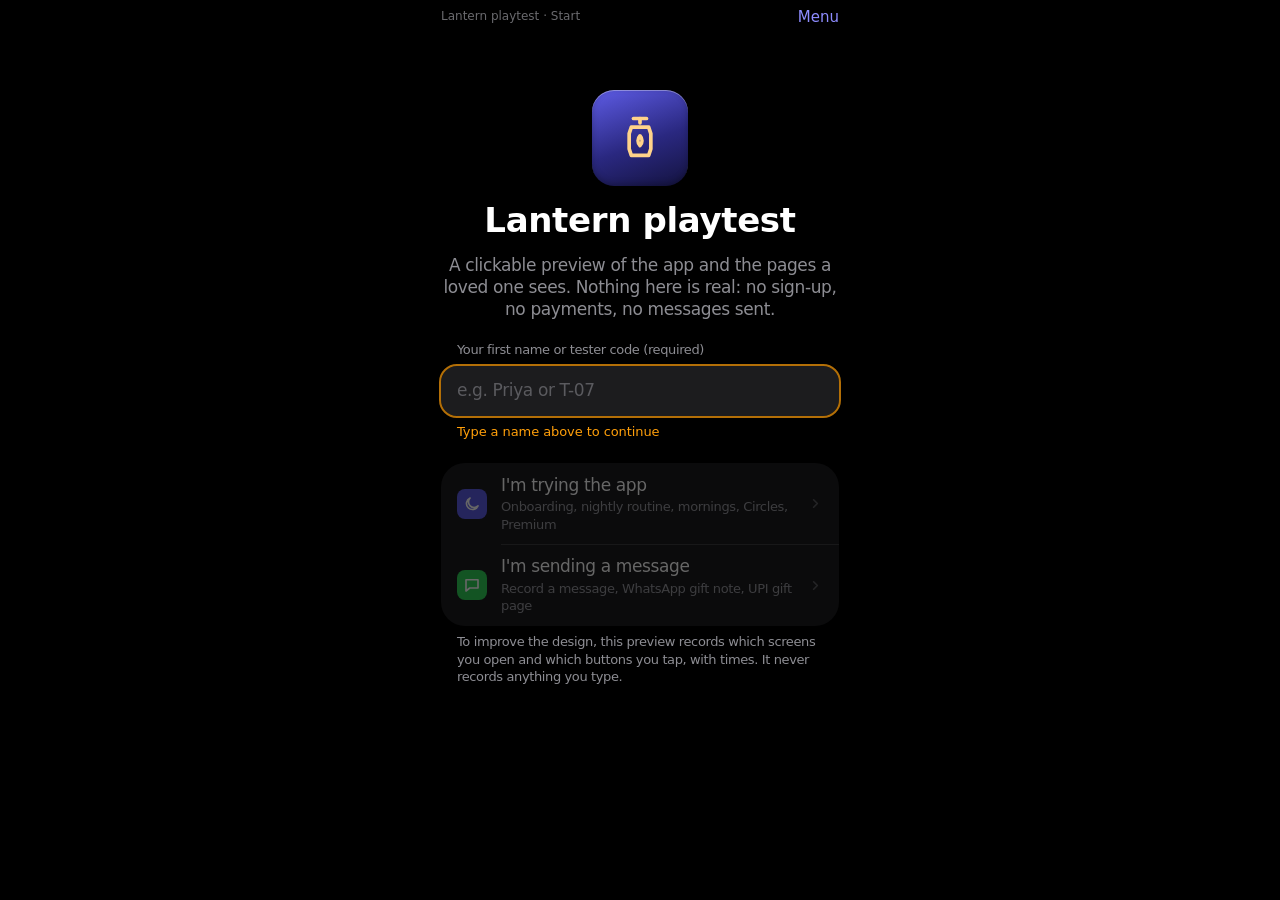
<file: index.html>
<!DOCTYPE html>
<html lang="en">
<head>
<meta charset="utf-8">
<meta name="viewport" content="width=device-width,initial-scale=1,viewport-fit=cover">
<meta name="theme-color" content="#0B1222">
<meta name="robots" content="noindex">
<title>Project Lantern - Playtest</title>
<link rel="stylesheet" href="assets/styles.css">
</head>
<body>
<div id="app"></div>
<noscript>This playtest needs JavaScript.</noscript>
<script src="assets/telemetry.js"></script>
<script src="assets/core.js"></script>
<script src="assets/screens-a.js"></script>
<script src="assets/screens-b.js"></script>
<script src="assets/screens-c.js"></script>
<script>L.start();</script>
</body>
</html>
</file>
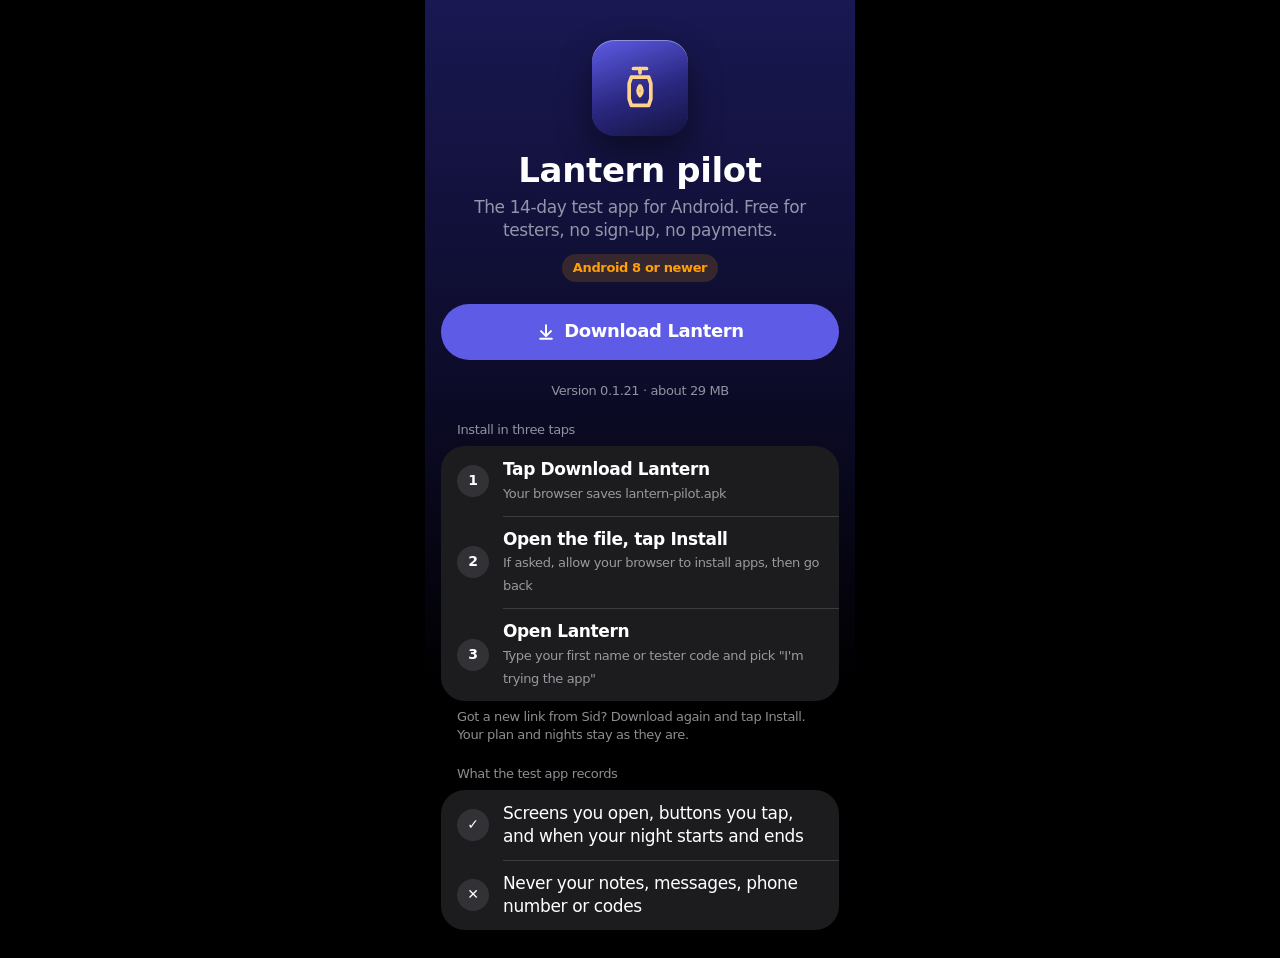
<file: download/index.html>
<!DOCTYPE html>
<html lang="en">
<head>
<meta charset="utf-8">
<meta name="viewport" content="width=device-width,initial-scale=1,viewport-fit=cover">
<meta name="theme-color" content="#000000">
<meta name="robots" content="noindex">
<title>Lantern pilot · Download for Android</title>
<style>
:root{--l2:rgba(235,235,245,.6);--l3:rgba(235,235,245,.3);--bg2:#1C1C1E;--tint:#5E5CE6;--tint2:#8E8CFF;--font:-apple-system,BlinkMacSystemFont,"SF Pro Text","Helvetica Neue",system-ui,Roboto,sans-serif}
*{box-sizing:border-box}
body{margin:0;background:#000;color:#fff;font:17px/1.35 var(--font);letter-spacing:-.022em;-webkit-font-smoothing:antialiased;display:flex;justify-content:center}
main{width:100%;max-width:430px;min-height:100vh;padding:40px 16px calc(28px + env(safe-area-inset-bottom));display:flex;flex-direction:column;gap:22px;background:linear-gradient(180deg,#191852 0%,#0D0C2B 38%,#000 72%)}
.c{text-align:center}
.icon{width:96px;height:96px;border-radius:22px;margin:0 auto;background:linear-gradient(160deg,#5E5CE6 0%,#2A2880 55%,#14133F 100%);display:flex;align-items:center;justify-content:center;color:#FFD38A;box-shadow:inset 0 1px 0 rgba(255,255,255,.35),0 14px 34px rgba(0,0,0,.45)}
h1{margin:14px 0 6px;font-size:34px;line-height:1.18;font-weight:700}
p{margin:0}
.l2{color:var(--l2)}.fn{font-size:13px}
.badge{display:inline-flex;gap:6px;align-items:center;padding:5px 11px;border-radius:999px;background:rgba(255,159,10,.16);color:#FF9F0A;font-size:13px;font-weight:600;margin-top:12px}
.btn{display:flex;align-items:center;justify-content:center;gap:8px;min-height:56px;border-radius:999px;background:var(--tint);color:#fff;font-weight:600;font-size:18px;text-decoration:none}
.btn:active{transform:scale(.97)}
.hdr{font-size:13px;color:var(--l2);padding:0 16px 7px}
.list{background:var(--bg2);border-radius:24px;overflow:hidden}
.cell{display:flex;align-items:center;gap:14px;padding:12px 16px;min-height:60px;position:relative}
.cell+.cell:before{content:"";position:absolute;top:0;right:0;left:62px;height:.5px;background:rgba(84,84,88,.6)}
.n{width:32px;height:32px;border-radius:50%;background:rgba(118,118,128,.24);display:flex;align-items:center;justify-content:center;font-weight:700;font-size:14px;flex:none}
.s{font-size:13px;color:var(--l2)}
.ftr{font-size:13px;color:var(--l2);padding:7px 16px 0}
#ver{font-variant-numeric:tabular-nums}
</style>
</head>
<body>
<main>
  <div class="c">
    <div class="icon"><svg width="52" height="52" viewBox="0 0 24 24" fill="none" stroke="currentColor" stroke-width="1.7" stroke-linecap="round" stroke-linejoin="round" aria-hidden="true"><path d="M9 3h6"/><path d="M12 3v2"/><path d="M8 7h8l1 3v7l-1 3H8l-1-3v-7z"/><path d="M12 11c1.2 1.3 1.2 3.2 0 4.5c-1.2-1.3-1.2-3.2 0-4.5z"/></svg></div>
    <h1>Lantern pilot</h1>
    <p class="l2">The 14-day test app for Android. Free for testers, no sign-up, no payments.</p>
    <span class="badge">Android 8 or newer</span>
  </div>

  <a class="btn" id="dl" href="lantern-pilot.apk" download>
    <svg width="20" height="20" viewBox="0 0 24 24" fill="none" stroke="currentColor" stroke-width="2.4" stroke-linecap="round" stroke-linejoin="round" aria-hidden="true"><path d="M12 4v12"/><path d="M6 11l6 6 6-6"/><path d="M5 20h14"/></svg>
    Download Lantern
  </a>
  <p class="fn l2 c">Version <span id="ver">latest</span> · about 20 MB</p>

  <div>
    <p class="hdr">Install in three taps</p>
    <div class="list">
      <div class="cell"><span class="n">1</span><span><b>Tap Download Lantern</b><br><span class="s">Your browser saves lantern-pilot.apk</span></span></div>
      <div class="cell"><span class="n">2</span><span><b>Open the file, tap Install</b><br><span class="s">If asked, allow your browser to install apps, then go back</span></span></div>
      <div class="cell"><span class="n">3</span><span><b>Open Lantern</b><br><span class="s">Type your first name or tester code and pick "I'm trying the app"</span></span></div>
    </div>
    <p class="ftr">Got a new link from Sid? Download again and tap Install. Your plan and nights stay as they are.</p>
  </div>

  <div>
    <p class="hdr">What the test app records</p>
    <div class="list">
      <div class="cell"><span class="n">&#10003;</span><span>Screens you open, buttons you tap, and when your night starts and ends</span></div>
      <div class="cell"><span class="n">&#10005;</span><span>Never your notes, messages, phone number or codes</span></div>
    </div>
  </div>
</main>
<script>
fetch('version.json',{cache:'no-store'}).then(function(r){return r.ok?r.json():null}).then(function(j){
  if(!j)return; document.querySelector('.fn.l2.c').innerHTML='Version <span id="ver">'+j.version+'</span> · about '+j.sizeMb+' MB';
  document.getElementById('dl').href='lantern-pilot.apk?v='+j.version;
}).catch(function(){});
</script>
</body>
</html>
</file>
<file: assets/styles.css>
/* Lantern playtest: iOS 26 design language (system type, grouped lists, Liquid Glass controls). */
:root{
  --bg:#000;--bg2:#1C1C1E;--bg3:#2C2C2E;--bg4:#3A3A3C;
  --fill:rgba(118,118,128,.24);--fill2:rgba(120,120,128,.36);--segon:#636366;
  --l1:#fff;--l2:rgba(235,235,245,.6);--l3:rgba(235,235,245,.3);--sep:rgba(84,84,88,.6);
  --tint:#5E5CE6;--tint2:#8E8CFF;--orange:#FF9F0A;--green:#30D158;--red:#FF453A;--blue:#0A84FF;--teal:#40C8E0;--pink:#FF375F;--purple:#BF5AF2;--gray:#8E8E93;
  --gl:rgba(30,30,34,.46);--glhi:rgba(255,255,255,.10);--glb:rgba(255,255,255,.16);--glin:rgba(255,255,255,.24);
  --font:-apple-system,BlinkMacSystemFont,"SF Pro Text","SF Pro Display","Helvetica Neue",system-ui,Roboto,"Segoe UI",sans-serif;
  --round:ui-rounded,"SF Pro Rounded",-apple-system,BlinkMacSystemFont,system-ui,Roboto,sans-serif;
  --mono:ui-monospace,"SF Mono",Menlo,monospace;
}
.light{
  --bg:#F2F2F7;--bg2:#fff;--bg3:#E5E5EA;--bg4:#D1D1D6;
  --fill:rgba(118,118,128,.12);--fill2:rgba(120,120,128,.2);--segon:#fff;
  --l1:#000;--l2:rgba(60,60,67,.6);--l3:rgba(60,60,67,.3);--sep:rgba(60,60,67,.29);
  --tint:#5856D6;--tint2:#5856D6;--green:#34C759;--red:#FF3B30;--orange:#FF9500;
  --gl:rgba(255,255,255,.55);--glhi:rgba(255,255,255,.5);--glb:rgba(0,0,0,.08);--glin:rgba(255,255,255,.9);
  color:var(--l1);
}
*{box-sizing:border-box;-webkit-tap-highlight-color:transparent}
html{background:#000;-webkit-text-size-adjust:100%}
body{margin:0;background:#000;color:var(--l1);font:17px/1.3 var(--font);letter-spacing:-.022em;-webkit-font-smoothing:antialiased;display:flex;justify-content:center}
#app{width:100%;max-width:430px;min-height:100vh;min-height:100dvh;position:relative;background:var(--bg)}
a{color:var(--tint2);text-decoration:none}
button{font-family:inherit;letter-spacing:inherit}
p{margin:0}
h1{margin:0;font-size:34px;line-height:1.18;font-weight:700;letter-spacing:-.01em}
h2{margin:0;font-size:22px;line-height:1.27;font-weight:700;letter-spacing:-.015em}
h3{margin:0;font-size:20px;line-height:1.25;font-weight:600}
.t1{font-size:28px;line-height:1.2;font-weight:700}
.hl{font-weight:600}
.sub{font-size:15px;line-height:1.33}
.fn{font-size:13px;line-height:1.38;letter-spacing:-.006em}
.cap{font-size:12px;line-height:1.33;letter-spacing:0}
.l2{color:var(--l2)}.l3{color:var(--l3)}.tc{color:var(--tint2)}.c{text-align:center}
.big{font:600 52px/1 var(--round);letter-spacing:-.02em;font-variant-numeric:tabular-nums}
.num{font-family:var(--round);font-variant-numeric:tabular-nums}

/* screen shell */
.scr{min-height:calc(100vh - 34px);min-height:calc(100dvh - 34px);background:var(--bg);color:var(--l1);display:flex;flex-direction:column;gap:22px;padding:6px 16px calc(28px + env(safe-area-inset-bottom));position:relative;overflow:hidden}
.scr.tabs{padding-bottom:calc(112px + env(safe-area-inset-bottom))}
.scr.sky{background:linear-gradient(180deg,#191852 0%,#0D0C2B 38%,#000 72%)}
.scr.dawn{background:linear-gradient(180deg,#2E3570 0%,#6A5486 20%,#2A1D33 46%,#000 74%)}
.scr.pad{padding-top:28px}
.abs{position:absolute;left:0;right:0;top:0;bottom:0}
.stack{display:flex;flex-direction:column;gap:10px}
.stack.c{align-items:center;text-align:center}
.foot{margin-top:auto;display:flex;flex-direction:column;gap:6px;padding-top:8px}
.row{display:flex;align-items:center;gap:12px}
.between{justify-content:space-between}

/* Liquid Glass: controls layer only */
.glass,.btn.glass,.gbtn,.tabbar,.toast,.sheet>div,.pop{background:linear-gradient(180deg,var(--glhi),rgba(255,255,255,0) 60%),var(--gl);-webkit-backdrop-filter:blur(24px) saturate(180%);backdrop-filter:blur(24px) saturate(180%);border:.5px solid var(--glb);box-shadow:inset 0 1px 0 var(--glin),inset 0 -1px 1px rgba(255,255,255,.05),0 10px 30px rgba(0,0,0,.28)}
@supports not ((backdrop-filter:blur(1px)) or (-webkit-backdrop-filter:blur(1px))){.glass,.btn.glass,.gbtn,.tabbar,.toast,.sheet>div,.pop{background:var(--bg3)}}
@media (prefers-reduced-transparency:reduce){.glass,.btn.glass,.gbtn,.tabbar,.toast,.sheet>div,.pop{background:var(--bg3);-webkit-backdrop-filter:none;backdrop-filter:none}}

/* buttons */
.btn{display:flex;align-items:center;justify-content:center;gap:8px;width:100%;min-height:52px;padding:0 22px;border-radius:999px;border:0;font:600 17px/1.1 var(--font);letter-spacing:-.022em;cursor:pointer;color:var(--l1);text-align:center;transition:transform .18s cubic-bezier(.3,.7,.4,1.4),opacity .15s}
.btn:active,.gbtn:active,.chip:active,.cell[href]:active,button.cell:active{transform:scale(.97)}
.btn.fill{background:var(--tint);color:#fff}
.btn.gray{background:var(--fill);color:var(--l1)}
.btn.plain{background:none;color:var(--tint2);font-weight:400;min-height:44px}
.btn.sm{width:auto;min-height:36px;padding:0 16px;font-size:15px}
.btn.red{color:var(--red)}
.gbtn{width:44px;height:44px;border-radius:50%;display:flex;align-items:center;justify-content:center;color:var(--l1);flex:none;cursor:pointer;padding:0;transition:transform .18s}
.topbar{display:flex;align-items:center;gap:12px;min-height:48px}
.topbar .mid{flex:1;display:flex;align-items:center;justify-content:center;min-width:0}
.topbar .mid .fn{font-weight:600;color:var(--l1)}
.prog{width:100%;max-width:200px;height:5px;border-radius:3px;background:var(--fill);overflow:hidden}
.prog i{display:block;height:100%;border-radius:3px;background:var(--l1);transition:width .3s}

/* grouped inset lists */
.sec{display:flex;flex-direction:column;gap:7px}
.hdr{font-size:13px;color:var(--l2);padding:0 16px;font-weight:400}
.ftr{font-size:13px;line-height:1.38;color:var(--l2);padding:0 16px}
.list{background:var(--bg2);border-radius:24px;overflow:hidden}
.cell{display:flex;align-items:center;gap:14px;min-height:52px;padding:11px 16px;color:var(--l1);position:relative;width:100%;background:none;border:0;font:inherit;text-align:left;transition:background .15s}
a.cell,button.cell{cursor:pointer}
a.cell:active,button.cell:active{background:var(--bg3)}
.cell+.cell:before{content:"";position:absolute;top:0;right:0;left:16px;height:.5px;background:var(--sep)}
.list.ic .cell+.cell:before{left:60px}
.cell.col{flex-direction:column;align-items:stretch;gap:10px}
.cell .tx{flex:1;min-width:0;display:flex;flex-direction:column;gap:2px}
.cell .s{font-size:13px;line-height:1.35;color:var(--l2)}
.cell .v{color:var(--l2);white-space:nowrap}
.cell .chev{color:var(--l3);display:flex}
.cell input{flex:1;min-width:0;background:none;border:0;color:var(--l1);font:17px var(--font);letter-spacing:-.022em;padding:0;outline:0}
.cell input::placeholder,.field::placeholder{color:var(--l3)}
.sym{width:30px;height:30px;border-radius:8px;display:flex;align-items:center;justify-content:center;color:#fff;flex:none}
.av{width:36px;height:36px;border-radius:50%;display:flex;align-items:center;justify-content:center;color:#fff;font:600 15px var(--round);flex:none}
.mat{background:rgba(255,255,255,.075);border:.5px solid rgba(255,255,255,.1);border-radius:26px;-webkit-backdrop-filter:blur(30px);backdrop-filter:blur(30px)}
.mat.p{padding:18px}
.mat .cell+.cell:before{background:rgba(255,255,255,.12)}
.card{background:var(--bg2);border-radius:24px;padding:18px}

/* controls */
.seg{display:flex;padding:2px;border-radius:999px;background:var(--fill);gap:2px;width:100%}
.seg button{flex:1;min-height:34px;border:0;border-radius:999px;background:none;color:var(--l1);font:500 14px var(--font);cursor:pointer;padding:0 6px;transition:background .2s}
.seg button.on{background:var(--segon);font-weight:600;box-shadow:0 3px 8px rgba(0,0,0,.12),0 1px 1px rgba(0,0,0,.06)}
.sw{width:56px;height:44px;border:0;background:none;padding:0;cursor:pointer;flex:none;display:flex;align-items:center;justify-content:flex-end}
.sw .tr{width:51px;height:31px;border-radius:999px;background:var(--fill2);position:relative;display:block;transition:background .25s}
.sw .kn{position:absolute;top:2px;left:2px;width:27px;height:27px;border-radius:50%;background:#fff;box-shadow:0 3px 8px rgba(0,0,0,.15),0 3px 1px rgba(0,0,0,.06);transition:left .25s cubic-bezier(.3,.7,.4,1.2)}
.sw.on .tr{background:var(--green)}.sw.on .kn{left:22px}
.stp{display:inline-flex;align-items:center;background:var(--fill);border-radius:999px;height:36px;flex:none}
.stp button{width:46px;height:36px;border:0;background:none;color:var(--l1);font:300 26px/1 var(--font);cursor:pointer;display:flex;align-items:center;justify-content:center}
.stp i{width:1px;height:18px;background:var(--sep)}
.stp.lg{height:48px}.stp.lg button{width:72px;height:48px;font-size:30px}
.chip{display:inline-flex;align-items:center;gap:6px;min-height:36px;padding:0 15px;border-radius:999px;border:0;background:var(--fill);color:var(--l1);font:500 15px var(--font);cursor:pointer;white-space:nowrap;transition:transform .18s,background .2s}
.chip.on{background:var(--l1);color:var(--bg)}
.chips{display:flex;gap:8px;flex-wrap:wrap}
.chips.scroll{flex-wrap:nowrap;overflow-x:auto;margin:0 -16px;padding:0 16px;scrollbar-width:none}
.chips.scroll::-webkit-scrollbar{display:none}
.badge{display:inline-flex;align-items:center;gap:5px;padding:5px 11px;border-radius:999px;background:var(--fill);color:var(--l1);font-size:13px;font-weight:600;align-self:flex-start}
.badge.g{background:rgba(48,209,88,.16);color:var(--green)}
.badge.t{background:rgba(94,92,230,.24);color:var(--tint2)}
.badge.o{background:rgba(255,159,10,.16);color:var(--orange)}
.chk{width:24px;height:24px;border-radius:50%;border:1.5px solid var(--l3);flex:none;display:flex;align-items:center;justify-content:center;color:#fff;-webkit-appearance:none;appearance:none;margin:0;cursor:pointer;background:none}
.chk.on,.chk:checked{background:var(--tint);border-color:var(--tint)}
.chk:checked{background-image:url("data:image/svg+xml,%3Csvg xmlns='http://www.w3.org/2000/svg' viewBox='0 0 24 24' fill='none' stroke='white' stroke-width='3' stroke-linecap='round' stroke-linejoin='round'%3E%3Cpath d='M6 12.5l4 4 8-9'/%3E%3C/svg%3E");background-size:16px;background-position:center;background-repeat:no-repeat}
.field{width:100%;min-height:50px;border-radius:16px;border:0;background:var(--bg2);color:var(--l1);font:17px/1.4 var(--font);letter-spacing:-.022em;padding:13px 16px;resize:none}
.field:focus,.cell input:focus-visible{outline:2px solid var(--tint);outline-offset:0}
.dots{display:flex;gap:8px;justify-content:center}
.dots i{width:7px;height:7px;border-radius:50%;background:var(--l3);transition:all .25s}
.dots i.on{background:var(--l1);width:20px;border-radius:4px}

/* app icon + hero */
.appicon{width:96px;height:96px;border-radius:22px;background:linear-gradient(160deg,#5E5CE6 0%,#2A2880 55%,#14133F 100%);display:flex;align-items:center;justify-content:center;color:#FFD38A;box-shadow:inset 0 1px 0 rgba(255,255,255,.35),inset 0 -2px 6px rgba(0,0,0,.25),0 14px 34px rgba(0,0,0,.45);flex:none}
.appicon.sm{width:64px;height:64px;border-radius:15px}
.hero{display:flex;justify-content:center;color:var(--tint2)}
.feat{display:flex;gap:16px;align-items:flex-start}
.feat>span{color:var(--tint2);flex:none;width:34px;display:flex;justify-content:center;padding-top:2px}

/* floating tab bar */
.tabbar{position:fixed;z-index:40;left:50%;transform:translateX(-50%);bottom:calc(14px + env(safe-area-inset-bottom));width:min(340px,calc(100% - 48px));height:62px;border-radius:999px;display:grid;grid-template-columns:repeat(3,1fr);padding:4px}
.tab{display:flex;flex-direction:column;align-items:center;justify-content:center;gap:2px;border-radius:999px;color:var(--l1);font-size:10px;font-weight:600;letter-spacing:0}
.tab.on{background:rgba(255,255,255,.12);color:var(--tint2)}

/* banners / notification platters */
.plat{border-radius:24px;padding:13px 15px;display:flex;gap:12px;align-items:flex-start;color:var(--l1)}
.plat .mini{width:38px;height:38px;border-radius:9px;flex:none}
.bubble{background:var(--bg3);border-radius:20px 20px 20px 6px;padding:12px 15px;font-size:16px;line-height:1.4;max-width:92%}

/* phone mock */
.phone{position:relative;height:300px;border-radius:32px;overflow:hidden;border:.5px solid rgba(255,255,255,.14);flex:none}
.edge{position:absolute;inset:0;pointer-events:none;z-index:1;box-shadow:inset 14px 0 46px -12px #FF375F,inset -14px 0 46px -12px #40C8E0,inset 0 14px 46px -12px #5E5CE6,inset 0 -14px 46px -12px #FF9F0A,inset 0 0 0 1.5px rgba(191,90,242,.35);animation:glowin .8s ease-out both,hue 8s linear infinite}

/* playtest chrome */
.ptbar{position:sticky;top:0;z-index:50;height:34px;display:flex;align-items:center;justify-content:space-between;padding:0 8px 0 16px;background:#000;font-size:12px;font-weight:500;color:rgba(235,235,245,.45);letter-spacing:0}
.ptbar button{height:30px;border:0;background:none;color:#8E8CFF;font:400 15px var(--font);cursor:pointer;padding:0 8px}
.sheet{position:fixed;inset:0;z-index:100;background:rgba(0,0,0,.42);display:flex;justify-content:center;align-items:flex-end;animation:glowin .2s ease-out both}
.sheet>div{--gl:rgba(30,30,32,.94);--glhi:rgba(255,255,255,.06);--glb:rgba(255,255,255,.14);--glin:rgba(255,255,255,.18);width:calc(100% - 16px);max-width:420px;max-height:86vh;max-height:86dvh;overflow:auto;border-radius:34px;margin-bottom:calc(8px + env(safe-area-inset-bottom));padding:8px 16px 18px;display:flex;flex-direction:column;gap:14px;color:#fff;animation:rise .3s cubic-bezier(.2,.8,.3,1) both}
.grab{width:36px;height:5px;border-radius:3px;background:rgba(235,235,245,.3);margin:0 auto}
.sheet .list{background:rgba(255,255,255,.07)}
.sheet .cell.cur .t{color:var(--tint2);font-weight:600}
.sheet textarea{width:100%;min-height:150px;border-radius:16px;border:0;background:rgba(0,0,0,.35);color:#fff;font:12px/1.45 var(--mono);padding:12px}
.toast{position:fixed;left:50%;top:calc(44px + env(safe-area-inset-top));transform:translateX(-50%);z-index:120;color:#fff;padding:11px 18px;border-radius:999px;font-size:15px;font-weight:600;max-width:90%;text-align:center;animation:drop .3s cubic-bezier(.2,.8,.3,1.2) both}

@keyframes ringpulse{0%,100%{transform:scale(1)}50%{transform:scale(1.08)}}
@keyframes glowin{from{opacity:0}to{opacity:1}}
@keyframes rise{from{opacity:0;transform:translateY(14px)}to{opacity:1;transform:none}}
@keyframes drop{from{opacity:0;transform:translate(-50%,-12px)}to{opacity:1;transform:translate(-50%,0)}}
@keyframes hue{to{filter:hue-rotate(360deg)}}
@keyframes sunset{0%{transform:translateY(0)}80%{transform:translateY(190px)}100%{transform:translateY(200px);opacity:.2}}
@keyframes skyfade{0%{background:#F4A259}35%{background:#B5577A}65%{background:#2C2466}100%{background:#05051A}}
@keyframes lampdim{0%{opacity:1}85%{opacity:.12}100%{opacity:.08}}
@keyframes textin{0%,70%{opacity:0;transform:translateY(8px)}100%{opacity:1;transform:none}}
@keyframes bookclose{0%{transform:rotateY(0deg)}75%{transform:rotateY(-176deg)}100%{transform:rotateY(-180deg)}}
@keyframes shake{0%,100%{transform:translateX(0)}25%{transform:translateX(-6px)}75%{transform:translateX(6px)}}
.shake{animation:shake .35s ease-in-out}
@media (prefers-reduced-motion:reduce){*{animation-duration:.01ms!important;animation-delay:0s!important;transition:none!important}}
.cell input.chk{flex:none;width:24px;height:24px;border:1.5px solid var(--l3)}
.cell input.chk:checked{border-color:var(--tint)}
.sheet>div{background:linear-gradient(180deg,rgba(255,255,255,.06),rgba(255,255,255,0) 40%),#1C1C1E;-webkit-backdrop-filter:none;backdrop-filter:none}

/* pictograms */
.pic{width:var(--s);height:var(--s);position:relative;flex:none}
.pic>svg{position:absolute;inset:0;width:100%;height:100%;overflow:visible}
.pic-plug .bolt{opacity:0}.pic-plug.done .bolt{opacity:1}.pic-plug.done .plg{transform:translateY(-4px)}
.pic-plug .plg{transform:translateY(8px)}
.pic-plug.a .plg{animation:plugin 3s ease-in-out infinite}.pic-plug.a .bolt{animation:boltin 3s ease-in-out infinite}
@keyframes plugin{0%,10%{transform:translateY(10px)}40%,88%{transform:translateY(-4px)}100%{transform:translateY(10px)}}
@keyframes boltin{0%,42%{opacity:0}50%,88%{opacity:1}100%{opacity:0}}
.pic-flip{perspective:320px}
.pic-flip .arr{opacity:.9}
.pic-flip .tbl{position:absolute;left:8%;right:8%;bottom:6%;height:5%;min-height:3px;border-radius:4px;background:#636366}
.pic-flip .fl{position:absolute;left:31%;top:14%;width:38%;height:72%;transform-style:preserve-3d}
.pic-flip.a .fl{animation:flipit 3.4s ease-in-out infinite}
.pic-flip.done .fl{transform:rotateY(180deg)}.pic-flip.done .arr{display:none}
.pic-flip .f{position:absolute;inset:0;border-radius:calc(var(--s)*.07);-webkit-backface-visibility:hidden;backface-visibility:hidden;border:1.5px solid rgba(255,255,255,.55)}
.pic-flip .front{background:linear-gradient(160deg,#5E5CE6,#BF5AF2 60%,#FF375F);display:flex;flex-direction:column;align-items:center;justify-content:flex-start;gap:8%;padding-top:16%;color:#fff;font:700 calc(var(--s)*.1) var(--round)}
.pic-flip .front i{display:block;width:70%;height:10%;border-radius:3px;background:rgba(255,255,255,.55)}
.pic-flip .back{background:#2C2C2E;transform:rotateY(180deg)}
.pic-flip .back i{position:absolute;top:7%;left:10%;width:30%;aspect-ratio:1;border-radius:28%;background:#1C1C1E;border:1.5px solid #636366}
@keyframes flipit{0%,18%{transform:rotateY(0)}50%,88%{transform:rotateY(180deg)}100%{transform:rotateY(360deg)}}
.pic-lights .halo{position:absolute;left:10%;top:2%;width:80%;height:80%;border-radius:50%;background:radial-gradient(circle,rgba(255,214,10,.45),rgba(255,214,10,0) 70%)}
.pic-lights .mn{opacity:0}
.pic-lights.a .gl{animation:bulb 3.4s ease-in-out infinite}.pic-lights.a .rays,.pic-lights.a .halo{animation:raysoff 3.4s ease-in-out infinite}.pic-lights.a .mn{animation:moonon 3.4s ease-in-out infinite}
.pic-lights.done .gl{fill:#3A3A3C}.pic-lights.done .rays,.pic-lights.done .halo{opacity:0}.pic-lights.done .mn{opacity:1}
@keyframes bulb{0%,35%{fill:#FFD60A}50%,90%{fill:#3A3A3C}100%{fill:#FFD60A}}
@keyframes raysoff{0%,35%{opacity:1}50%,90%{opacity:0}100%{opacity:1}}
@keyframes moonon{0%,45%{opacity:0}60%,90%{opacity:1}100%{opacity:0}}
.wind3{display:grid;grid-template-columns:repeat(3,minmax(0,1fr));gap:8px}
.wtile{position:relative;background:var(--bg2);border-radius:22px;padding:16px 6px 12px;display:flex;flex-direction:column;align-items:center;gap:8px;text-align:center;border:1.5px solid transparent}
.wtile.ok{border-color:rgba(48,209,88,.5)}
.wtile p{font-size:14px;font-weight:600;line-height:1.25}
.wn{position:absolute;top:8px;left:8px;width:22px;height:22px;border-radius:50%;background:var(--fill);font:700 12px var(--round);display:flex;align-items:center;justify-content:center}
.wtile.ok .wn{background:var(--green);color:#fff}
/* how it works */
.howv{display:flex;flex-direction:column;position:relative}
.howv:before{content:"";position:absolute;left:25px;top:30px;bottom:30px;width:2px;background:linear-gradient(180deg,#5E5CE6,#BF5AF2,#0A84FF,#FF9F0A);opacity:.5}
.hrow{display:flex;gap:16px;align-items:flex-start;padding:10px 0;position:relative;animation:rise .45s ease-out both}
.hdot{width:52px;height:52px;border-radius:50%;flex:none;display:flex;align-items:center;justify-content:center;color:#fff;box-shadow:0 0 0 5px var(--bg)}
.hdot.sm{width:40px;height:40px;box-shadow:none}
.htx{display:flex;flex-direction:column;gap:1px;padding-top:2px}
.howh{display:grid;grid-template-columns:repeat(4,minmax(0,1fr));gap:4px;text-align:center;position:relative}
.howh:before{content:"";position:absolute;left:12%;right:12%;top:20px;height:2px;background:rgba(255,255,255,.15)}
.howh>div{display:flex;flex-direction:column;align-items:center;gap:4px;position:relative}
/* reels simulation */
.sim{position:relative;align-self:center;width:min(100%,290px);aspect-ratio:9/17;border-radius:42px;overflow:hidden;border:7px solid #1C1C1E;box-shadow:0 0 0 1px #3A3A3C,0 24px 60px rgba(0,0,0,.6);flex:none;background:#000}
.sim-feed{position:absolute;left:0;right:0;top:0;height:100%;transition:transform .5s cubic-bezier(.3,.7,.2,1)}
.reel{position:relative;height:100%;overflow:hidden}
.sim-status{position:absolute;top:0;left:0;right:0;height:30px;display:flex;justify-content:space-between;align-items:center;padding:4px 22px 0;font-size:13px;font-weight:600;color:#fff;z-index:3}
.sim-ban{position:absolute;left:8px;right:8px;top:34px;z-index:6;padding:10px 12px;border-radius:20px;gap:10px;transform:translateY(-150%);opacity:0;transition:transform .5s cubic-bezier(.2,.8,.3,1.2),opacity .3s}
.sim-ban.show{transform:none;opacity:1}
.sim-ring{position:absolute;top:40px;right:10px;width:56px;height:56px;border-radius:50%;display:flex;align-items:center;justify-content:center;z-index:5;opacity:0;transform:scale(.5);transition:opacity .4s,transform .4s cubic-bezier(.2,.8,.3,1.4)}
.sim-ring.show{opacity:1;transform:none}.sim-ring.show.warn{animation:ringpulse 1.2s ease-in-out 3}
.sim-warn{position:absolute;top:104px;right:10px;z-index:5;padding:7px 12px;border-radius:999px;font-size:12px;font-weight:700;color:#FFB340;opacity:0;transform:translateY(-6px);transition:.3s}
.sim-warn.show{opacity:1;transform:none}
.sim-dim{position:absolute;inset:0;background:rgba(0,0,0,.4);opacity:0;transition:opacity .5s;z-index:6}.sim-dim.show{opacity:1}
.sim-final{position:absolute;left:8px;right:8px;bottom:8px;z-index:7;border-radius:30px;padding:14px;display:flex;flex-direction:column;gap:6px;transform:translateY(120%);transition:transform .55s cubic-bezier(.2,.8,.3,1)}
.sim-final.show{transform:none}
.sim-fing{position:absolute;left:50%;bottom:24%;width:36px;height:36px;margin-left:-18px;border-radius:50%;background:rgba(255,255,255,.45);border:2px solid rgba(255,255,255,.85);opacity:0;z-index:2;pointer-events:none}
.sim-fing.go{animation:swipe .7s ease-out}
@keyframes swipe{0%{opacity:0;transform:translateY(50px)}25%{opacity:1}100%{opacity:0;transform:translateY(-110px)}}
.simsteps{display:grid;grid-template-columns:repeat(4,minmax(0,1fr));gap:6px}
.simsteps div{display:flex;flex-direction:column;align-items:center;gap:5px;font-size:12px;font-weight:600;color:var(--l3);transition:color .3s}
.simsteps span{width:40px;height:40px;border-radius:50%;background:var(--fill);display:flex;align-items:center;justify-content:center;transition:background .3s,transform .3s}
.simsteps .on{color:var(--l1)}.simsteps .on span{background:var(--tint);color:#fff;transform:scale(1.1)}
.simsteps .done span{background:rgba(94,92,230,.32);color:#fff}
/* simulation: later stages */
.sim .lay{position:absolute;inset:0;z-index:8;opacity:0;pointer-events:none;transition:opacity .6s ease;color:#fff;overflow:hidden}
.sim .lay.show{opacity:1}
.sim .sim-status{z-index:12}
#srit{background:#05051A}
#srit .rground{position:absolute;left:0;right:0;bottom:0;height:34%;background:linear-gradient(180deg,#0B0A1C,#000)}
#srit .rsun{position:absolute;left:50%;top:22%;width:96px;height:96px;margin-left:-48px;border-radius:50%;background:radial-gradient(circle,#FFE7B0 0%,#FFC870 60%,#FF9F0A 100%);box-shadow:0 0 50px rgba(255,200,112,.6)}
#srit.run .rsky{animation:skyfade 6s ease-in-out both}
#srit.run .rsun{animation:simsun 6s ease-in-out both}
#srit .rtxt{position:absolute;left:0;right:0;bottom:14%;text-align:center;font-size:19px;font-weight:700;opacity:0}
#srit.run .rtxt{animation:textin 6s ease-out both}
@keyframes simsun{0%{transform:translateY(0)}80%{transform:translateY(170px)}100%{transform:translateY(180px);opacity:.2}}
.sim .wind3{gap:6px}
.sim .wtile{padding:12px 3px 8px;border-radius:16px;gap:6px;transition:border-color .3s,background .3s}
.sim .wtile p{font-size:11px}
.sim .wn{width:18px;height:18px;top:6px;left:6px;font-size:10px}
.wtile.cur{border-color:var(--tint);background:rgba(94,92,230,.14)}
#smcard .mopen{display:none}
#smcard.opened .mclosed{display:none!important}
#smcard.opened .mopen{display:flex!important;animation:rise .4s ease-out both}
.wave{flex:1;display:flex;align-items:center;justify-content:space-between;height:34px}
.wave i{display:block;width:3px;border-radius:2px;background:#fff;transform-origin:center;animation:wav 1s ease-in-out infinite alternate}
@keyframes wav{from{transform:scaleY(.35);opacity:.6}to{transform:scaleY(1);opacity:1}}
.sim-tap{position:absolute;z-index:15;width:44px;height:44px;margin:-22px 0 0 -22px;border-radius:50%;background:rgba(255,255,255,.5);border:2px solid rgba(255,255,255,.9);opacity:0;pointer-events:none}
.sim-tap.go{animation:tapit .7s ease-out}
@keyframes tapit{0%{opacity:0;transform:scale(1.4)}30%{opacity:1;transform:scale(1)}55%{transform:scale(.8)}100%{opacity:0;transform:scale(1.5)}}
#sdone.pressed{transform:scale(.95);opacity:.8}
.simsteps{grid-template-columns:repeat(7,minmax(0,1fr));gap:2px}
.simsteps div{font-size:10px;text-align:center;line-height:1.15}
.simsteps span{width:34px;height:34px}
/* walkthrough bar, demo footer, start gating */
.ptbar span{flex:1;min-width:0;overflow:hidden;text-overflow:ellipsis;white-space:nowrap}
.ptbar.walk{background:#1B1A45;color:#fff;font-weight:600}
.ptbar .nx{background:var(--tint);color:#fff;font-weight:600;font-size:13px;height:26px;border-radius:999px;padding:0 14px;margin-right:4px}
.fixfoot{position:fixed;z-index:40;left:50%;transform:translateX(-50%);bottom:0;width:min(430px,100%);padding:26px 16px calc(14px + env(safe-area-inset-bottom));background:linear-gradient(180deg,rgba(0,0,0,0),#000 40%)}
.list.dim{opacity:.4}
.field.req{outline:2px solid rgba(255,159,10,.7)}
.simsteps>*{display:flex;flex-direction:column;align-items:center;gap:5px;font-size:10px;font-weight:600;color:var(--l3);text-align:center;line-height:1.15;transition:color .3s}
.simsteps button{background:none;border:0;padding:0;cursor:pointer;font-family:inherit;letter-spacing:0}
.simsteps>.on{color:var(--l1)}.simsteps>.on span{background:var(--tint);color:#fff;transform:scale(1.1)}.simsteps>.done span{background:rgba(94,92,230,.32);color:#fff}
/* walkthrough bar, demo footer, start gating */
.ptbar span{flex:1;min-width:0;overflow:hidden;text-overflow:ellipsis;white-space:nowrap}
.ptbar.walk{background:#1B1A45;color:#fff;font-weight:600}
.ptbar .nx{background:var(--tint);color:#fff;font-weight:600;font-size:13px;height:26px;border-radius:999px;padding:0 14px;margin-right:4px}
.fixfoot{position:fixed;z-index:40;left:50%;transform:translateX(-50%);bottom:0;width:min(430px,100%);padding:26px 16px calc(14px + env(safe-area-inset-bottom));background:linear-gradient(180deg,rgba(0,0,0,0),#000 40%)}
.list.dim{opacity:.4}
.field.req{outline:2px solid rgba(255,159,10,.7)}
.simsteps>*{display:flex;flex-direction:column;align-items:center;gap:5px;font-size:10px;font-weight:600;color:var(--l3);text-align:center;line-height:1.15;transition:color .3s}
.simsteps button{background:none;border:0;padding:0;cursor:pointer;font-family:inherit;letter-spacing:0}
.simsteps>.on{color:var(--l1)}.simsteps>.on span{background:var(--tint);color:#fff;transform:scale(1.1)}.simsteps>.done span{background:rgba(94,92,230,.32);color:#fff}
</file>
